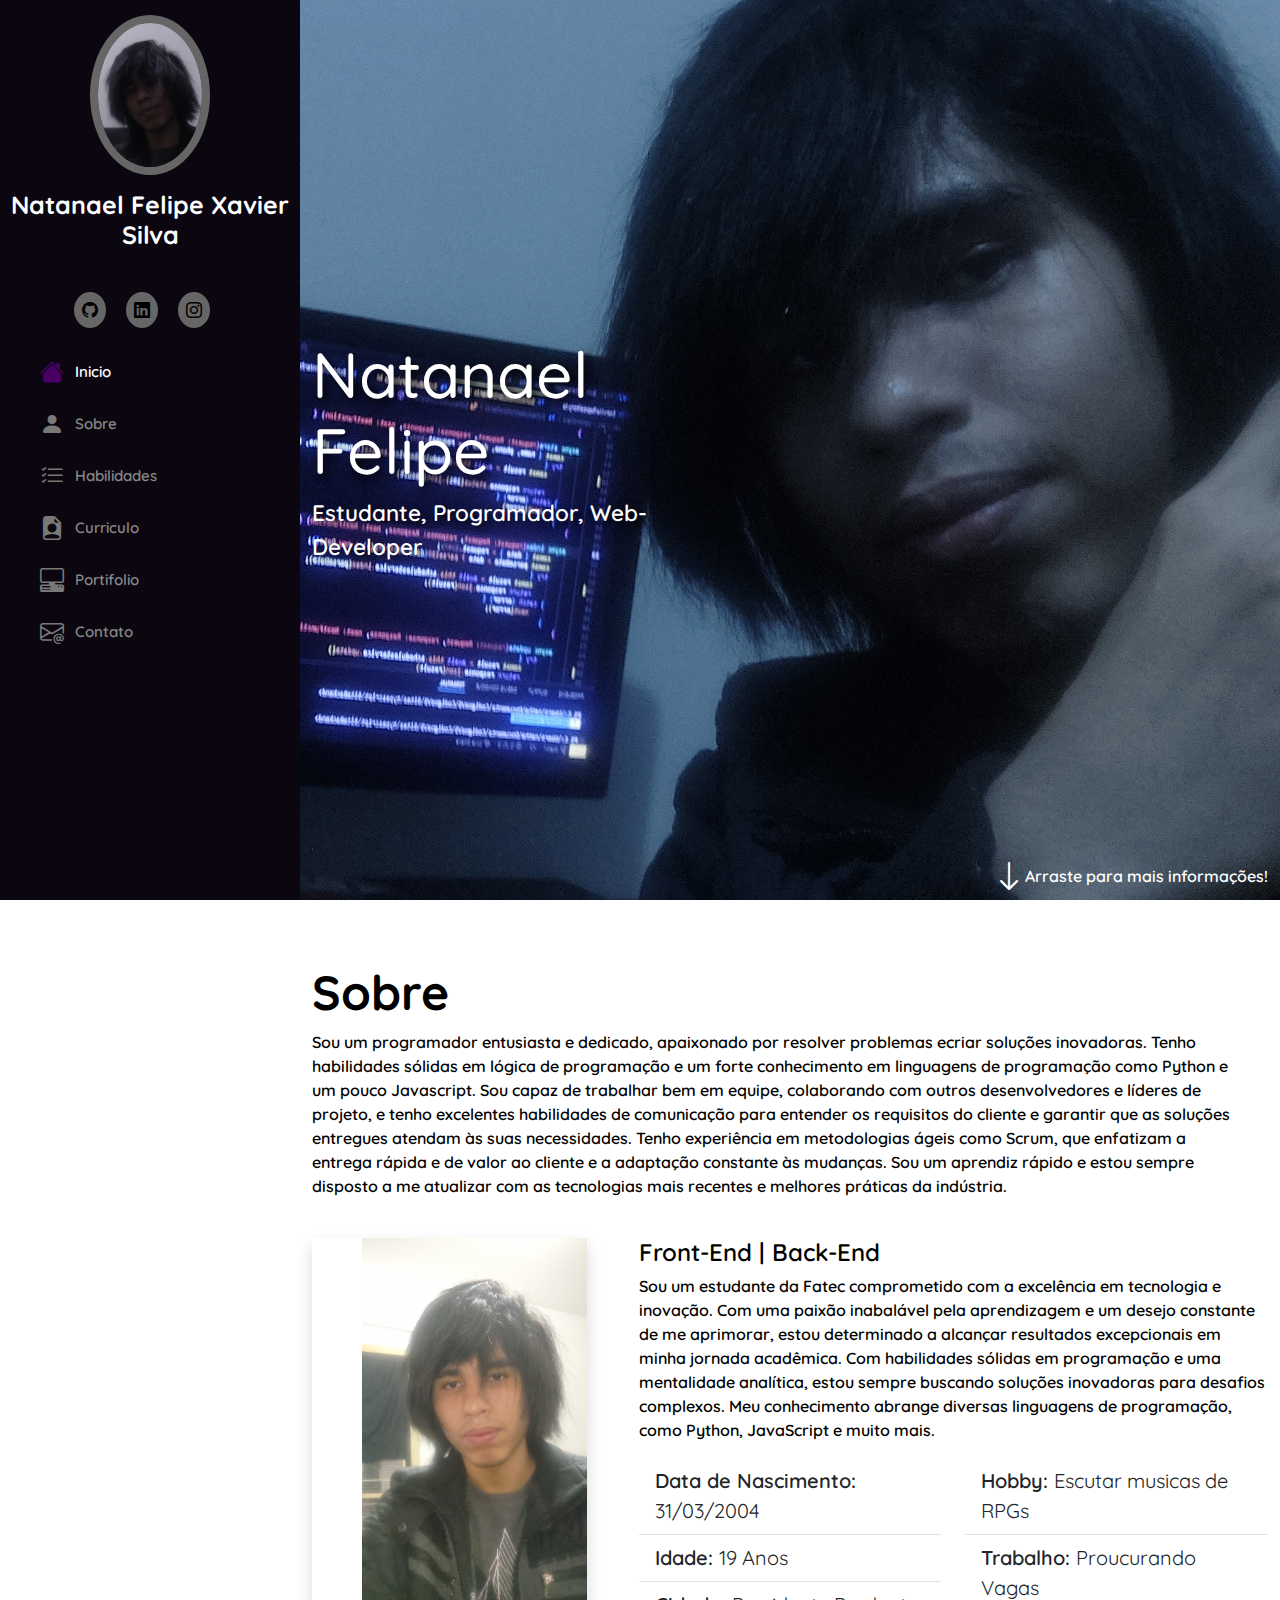
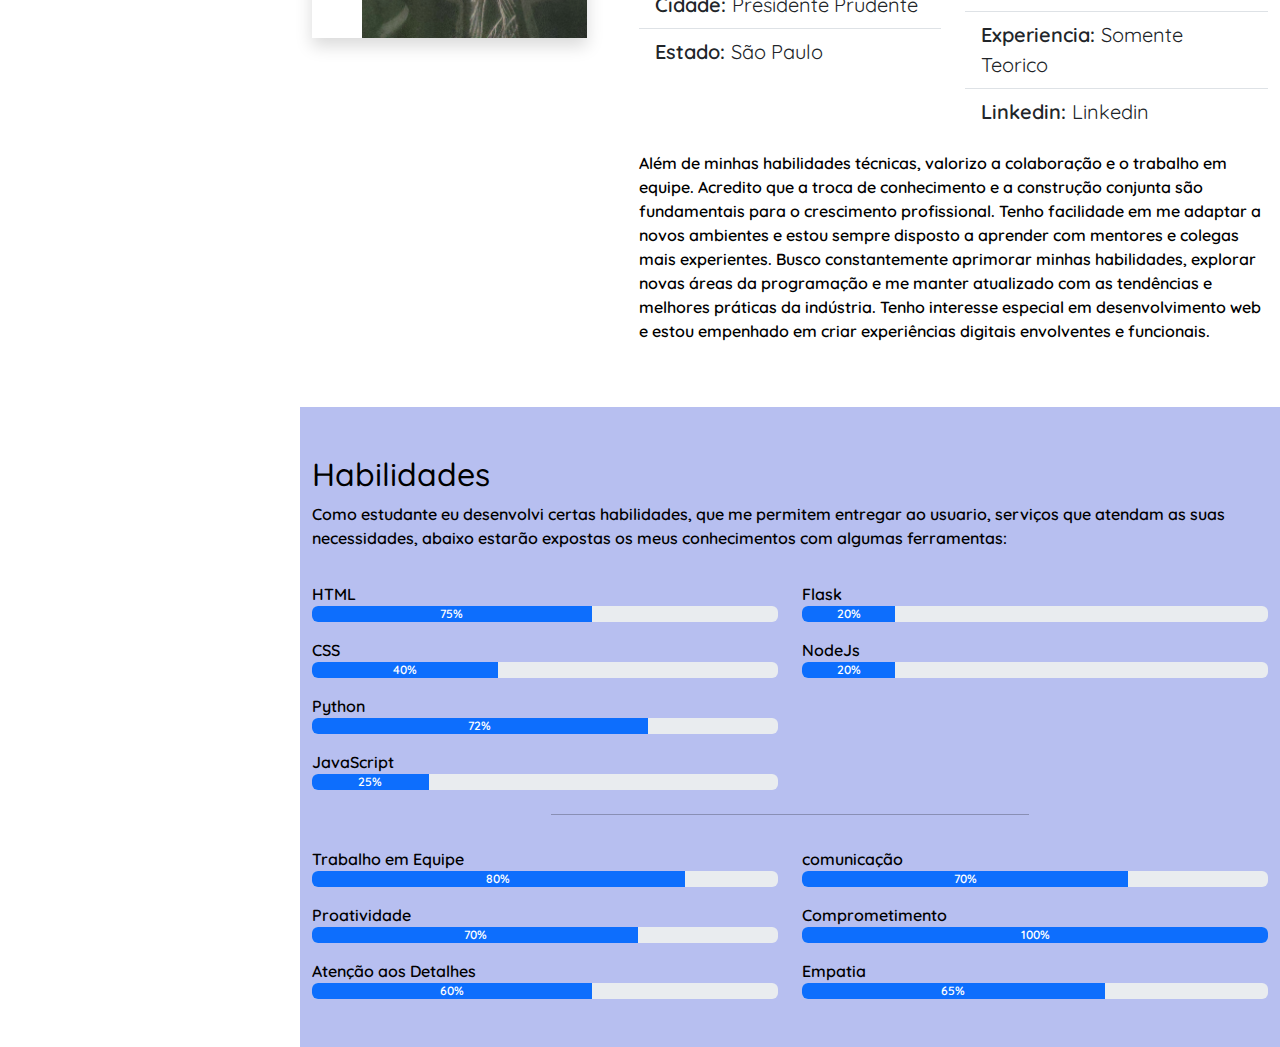
<file: templates/index.html>
<!DOCTYPE html>
<html lang="pt-br">

<head>
    <meta charset="UTF-8">
    <meta http-equiv="X-UA-Compatible" content="IE=edge">
    <meta name="viewport" content="width=device-width, initial-scale=1.0">

    <!-- links -->
    <link rel="stylesheet" href="../static/bootstrap/css/bootstrap.css">

    <link rel="stylesheet" href="../static/style.css">
    <link rel="icon" type="image/x-icon" href="../static/img/favicon.ico">

    <link rel="stylesheet" href="https://cdn.jsdelivr.net/npm/bootstrap-icons@1.10.5/font/bootstrap-icons.css">

    <title>Natanael</title>
</head>

<body>
    <i class="bi bi-list menu-mobile"></i>

    <aside id="header">
        <section class="profile">
            <img src="../static/img/fotoPerfilExibir.jpg" alt="Foto do Natanael">
            <h1 id="nome">Natanael Felipe Xavier Silva</h1>
            <div class="social-links mt-5 text-center">
                <a class="icone" href="https://github.com/Natsukie-7" target="_blank"><i class="bi bi-github"></i></a>
                <a class="icone" href="https://www.linkedin.com/in/natanael-felipe-776836192/" target="_blank"><i
                        class="bi bi-linkedin"></i></a>
                <a class="icone" href="https://www.instagram.com/_nathan17_v_/" target="_blank"><i
                        class="bi bi-instagram"></i></a>
            </div>
        </section>

        <nav id="navbar" class="nav-menu">
            <ul class="nav flex-column">
                <li class="nav-item">
                    <a class="nav-link active" aria-current="page" href="#inicio"><i
                            class="bi bi-house-fill"></i>Inicio</a>
                </li>

                <li class="nav-item">
                    <a class="nav-link" href="#sobre"><i class="bi bi-person-fill"></i>Sobre</a>
                </li>

                <li class="nav-item">
                    <a class="nav-link" href="#habilidades"><i class="bi bi-list-check"></i>Habilidades</a>
                </li>

                <li class="nav-item">
                    <a class="nav-link" aria-current="page" href="#"><i
                            class="bi bi-file-earmark-person-fill"></i>Curriculo</a>
                </li>

                <li class="nav-item">
                    <a class="nav-link" href="#"><i class="bi bi-pc-display-horizontal"></i>Portifolio</a>
                </li>

                <li class="nav-item">
                    <a class="nav-link" href="#"><i class="bi bi-envelope-at"></i>Contato</a>
                </li>

            </ul>
        </nav>
    </aside>

    <main id="main">
        <section id="inicio" class="row m-0 p-0">
            <div class="col-md-5 d-flex justify-content-center align-items-center flex-column">
                <h2 class="text-white text-shadow">Natanael Felipe</h2>
                <span id="subtitle" class="text-shadow text-white">Estudante, Programador, Web-Developer</span>
            </div>

            <div class="col-md-7 d-flex justify-content-end align-items-end flex-column">
                <div id="arraste" class="d-flex align-items-center">
                    <i class="bi bi-arrow-down text-white pe-6 fs-2"></i>
                    <a href="#sobre">Arraste para mais informações!</a>
                </div>
            </div>
        </section>

        <section class="container mt-5" id="sobre">
            <div class="row w-100">
                <div class="col md-12">
                    <h2 class="pt-3">Sobre</h2>
                    <p>Sou um programador entusiasta e dedicado, apaixonado por resolver problemas ecriar soluções
                        inovadoras. Tenho habilidades sólidas em lógica de programação e
                        um forte conhecimento em linguagens de programação como Python e um pouco
                        Javascript. Sou capaz de trabalhar bem em equipe, colaborando com outros
                        desenvolvedores e líderes de projeto, e tenho excelentes habilidades de
                        comunicação para entender os requisitos do cliente e garantir que as soluções
                        entregues atendam às suas necessidades. Tenho experiência em metodologias
                        ágeis como Scrum, que enfatizam a entrega rápida e de valor ao cliente e a
                        adaptação constante às mudanças. Sou um aprendiz rápido e estou sempre
                        disposto a me atualizar com as tecnologias mais recentes e melhores práticas da
                        indústria.</p>
                </div>
            </div>

            <div class="row mt-4">
                <div class="col-md-4">
                    <img class="img-fluid shadow" src="../static/img/fotoPerfil2.jpg" alt="">
                </div>


                <div class="col-md-8">
                    <h3>Front-End | Back-End</h3>
                    <p>Sou um estudante da Fatec comprometido com a excelência em tecnologia e inovação. Com uma paixão
                        inabalável pela aprendizagem e um desejo constante de me aprimorar, estou determinado a alcançar
                        resultados excepcionais em minha jornada acadêmica.

                        Com habilidades sólidas em programação e uma mentalidade analítica, estou sempre buscando
                        soluções inovadoras para desafios complexos. Meu conhecimento abrange diversas linguagens de
                        programação, como Python, JavaScript e muito mais.</p>

                    <div class="row fs-5 mt-3 mb-3">
                        <div class="col-md-6">
                            <ul class="list-group list-group-flush">
                                <li class="list-group-item">
                                    Data de Nascimento: <span class="fw-lighter">31/03/2004</span>
                                </li>

                                <li class="list-group-item">
                                    Idade: <span class="fw-lighter">19 Anos</span>
                                </li>

                                <li class="list-group-item">
                                    Cidade: <span class="fw-lighter">Presidente Prudente</span>
                                </li>

                                <li class="list-group-item">
                                    Estado: <span class="fw-lighter">São Paulo</span>
                                </li>
                            </ul>
                        </div>

                        <div class="col-md-6">
                            <ul class="list-group list-group-flush">
                                <li class="list-group-item">
                                    Hobby: <span class="fw-lighter">Escutar musicas de RPGs</span>
                                </li>

                                <li class="list-group-item">
                                    Trabalho: <span class="fw-lighter">Proucurando Vagas</span>
                                </li>

                                <li class="list-group-item">
                                    Experiencia: <span class="fw-lighter">Somente Teorico</span>
                                </li>

                                <li class="list-group-item">
                                    Linkedin: <a href="https://www.linkedin.com/in/natanael-felipe-776836192/"
                                        target="_blank" class="fw-lighter text-decoration-none link-dark">
                                        Linkedin
                                    </a>
                                </li>
                            </ul>
                        </div>
                    </div>

                    <p>Além de minhas habilidades técnicas, valorizo a colaboração e o trabalho em equipe. Acredito que
                        a troca de conhecimento e a construção conjunta são fundamentais para o crescimento
                        profissional. Tenho facilidade em me adaptar a novos ambientes e estou sempre disposto a
                        aprender com mentores e colegas mais experientes.

                        Busco constantemente aprimorar minhas habilidades, explorar novas áreas da programação e me
                        manter atualizado com as tendências e melhores práticas da indústria. Tenho interesse especial
                        em desenvolvimento web e estou empenhado em criar experiências digitais envolventes e
                        funcionais.</p>
                </div>
            </div>
        </section>

        <section class="mt-5 section-bg" id="habilidades">
            <div class="container pb-5">
                <h2 class="pt-5">Habilidades</h2>
                <p>Como estudante eu desenvolvi certas habilidades, que me permitem entregar ao usuario, serviços que
                    atendam as suas necessidades, abaixo estarão expostas os meus conhecimentos com algumas ferramentas:
                </p>

                <div class="row">
                    <div class="col-md-6">
                        <p class="mt-3 mb-0">HTML</p>
                        <div class="progress" role="progressbar" aria-label="Example with label" aria-valuenow="60"
                            aria-valuemin="0" aria-valuemax="100">
                            <div class="progress-bar" style="width: 60%">75%</div>
                        </div>
                        <p class="mt-3 mb-0">CSS</p>
                        <div class="progress" role="progressbar" aria-label="Example with label" aria-valuenow="40"
                            aria-valuemin="0" aria-valuemax="100">
                            <div class="progress-bar" style="width: 40%">40%</div>
                        </div>
                        <p class="mt-3 mb-0">Python</p>
                        <div class="progress" role="progressbar" aria-label="Example with label" aria-valuenow="72"
                            aria-valuemin="0" aria-valuemax="100">
                            <div class="progress-bar" style="width: 72%">72%</div>
                        </div>
                        <p class="mt-3 mb-0">JavaScript</p>
                        <div class="progress" role="progressbar" aria-label="Example with label" aria-valuenow="25"
                            aria-valuemin="0" aria-valuemax="100">
                            <div class="progress-bar" style="width: 25%">25%</div>
                        </div>
                    </div>

                    <div class="col-md-6">
                        <p class="mt-3 mb-0">Flask</p>
                        <div class="progress" role="progressbar" aria-label="Example with label" aria-valuenow="20"
                            aria-valuemin="0" aria-valuemax="100">
                            <div class="progress-bar" style="width: 20%">20%</div>
                        </div>

                        <p class="mt-3 mb-0">NodeJs</p>
                        <div class="progress" role="progressbar" aria-label="Example with label" aria-valuenow="20"
                            aria-valuemin="0" aria-valuemax="100">
                            <div class="progress-bar" style="width: 20%">20%</div>
                        </div>
                    </div>
                </div>
                <hr class="w-50 mt-4 me-auto ms-auto">
                <div class="row">
                    <div class="col-md-6">
                        <p class="mt-3 mb-0">Trabalho em Equipe</p>
                        <div class="progress" role="progressbar" aria-label="Example with label" aria-valuenow="80"
                            aria-valuemin="0" aria-valuemax="100">
                            <div class="progress-bar" style="width: 80%">80%</div>
                        </div>

                        <p class="mt-3 mb-0">Proatividade</p>
                        <div class="progress" role="progressbar" aria-label="Example with label" aria-valuenow="70"
                            aria-valuemin="0" aria-valuemax="100">
                            <div class="progress-bar" style="width: 70%">70%</div>
                        </div>

                        <p class="mt-3 mb-0">Atenção aos Detalhes</p>
                        <div class="progress" role="progressbar" aria-label="Example with label" aria-valuenow="60"
                            aria-valuemin="0" aria-valuemax="100">
                            <div class="progress-bar" style="width: 60%">60%</div>
                        </div>
                    </div>
                    <div class="col-md-6">
                        <p class="mt-3 mb-0">comunicação</p>
                        <div class="progress" role="progressbar" aria-label="Example with label" aria-valuenow="70"
                            aria-valuemin="0" aria-valuemax="100">
                            <div class="progress-bar" style="width: 70%">70%</div>
                        </div>

                        <p class="mt-3 mb-0">Comprometimento</p>
                        <div class="progress" role="progressbar" aria-label="Example with label" aria-valuenow="100"
                            aria-valuemin="0" aria-valuemax="100">
                            <div class="progress-bar" style="width: 100%">100%</div>
                        </div>

                        <p class="mt-3 mb-0">Empatia</p>
                        <div class="progress" role="progressbar" aria-label="Example with label" aria-valuenow="65"
                            aria-valuemin="0" aria-valuemax="100">
                            <div class="progress-bar" style="width: 65%">65%</div>
                        </div>
                    </div>
                </div>
            </div>
        </section>

    </main>


    <!-- scripts -->
    <script src="../static/bootstrap/js/bootstrap.bundle.min.js.map"></script>
    <script src="../static/script.js"></script>
</body>

</html>
</file>
<file: static/style.css>
/* fontes */
@import url('https://fonts.googleapis.com/css2?family=Quicksand&display=swap');

/* Variaveis */
:root {
    /* cores */
    --cor-do-texto: rgb(0, 0, 0);
    --cor-do-background-header: rgb(11, 6, 15);
    --cor-bordas: rgb(102, 102, 102);
    --cor-branca: #fff;

    /* distancia */
    --distancia-do-main-header: 300px;
}

/* Formatação da pagina */
html,
body {
    font-family: Quicksand, Arial, Helvetica, sans-serif;
    font-weight: 600;
    color: var(--cor-do-texto);

    width: 100%;
    height: 100%;
}

/* Header */
#header {
    position: fixed;
    top: 0;
    left: 0;
    bottom: 0;
    width: var(--distancia-do-main-header);

    background: var(--cor-do-background-header);
    transition: all ease-in-out 0.6s;
    z-index: 8001;
}

#header .profile img {
    margin: 15px auto;
    display: block;
    width: 120px;
    border: 8px solid var(--cor-bordas);
    border-radius: 50%;
}

#header .profile h1 {
    font-size: 25px;
    margin: 0;
    padding: 0;
    font-weight: 700;
    text-align: center;
    color: var(--cor-branca);
}

#header .profile .social-links a {
    font-size: 1rem;
    background: var(--cor-bordas);
    color: var(--cor-do-texto);
    padding: 0.5rem;
    margin-right: 1rem;
    border-radius: 50%;
    transition: 0.2s;
    text-decoration: none;
}


#header .profile .social-links .icone:hover {
    background: var(--cor-branca);
    color: rgb(11, 6, 15);
}

/* nav-menu */
.nav-menu {
    padding: 1.5rem;
}

.nav-menu a,
.nav-menu a:focus {
    display: flex;
    align-items: center;
    color: rgb(136, 136, 136);
    transition: 0.3s;
    font-size: 15px;
}

.nav-menu a i,
.nav-menu a:focus i {
    font-size: 24px;
    padding-right: 0.7rem;
    color: rgb(121, 121, 121);
}

.nav-menu a:hover,
.nav-menu .active,
.nav-menu .active:focus,
.nav-menu li:hover > a {
    text-decoration: none;
    color: var(--cor-branca);
}

.nav-menu a:hover i,
.nav-menu .active i,
.nav-menu .active:focus i,
.nav-menu li:hover > i {
    color: rgb(72, 0, 100);
}

/* Aba Principal */

#main {
    margin-left: var(--distancia-do-main-header);
    transition: all ease-out 1s;
}

section#inicio {
    background-image: url(img/banner2.jpg);
    background-repeat: no-repeat;
    background-size: cover;
    background-attachment: fixed;
    background-position: center;
    
    width: 100%;
    height: 100vh;
}

section#inicio h2 {
    font-size: 4rem;
}

section#inicio span#subtitle {
    margin-right: 2rem;
    font-size: 1.4rem;
}

.text-shadow {
    text-shadow: 4px 4px 10px #000000;
}


section#inicio div#arraste a {
    text-decoration: none;
    color: var(--cor-branca);
}

i.menu-mobile {
    position: fixed;
    color: #fff;
    background-color: #632bff;
    right: 1rem;
    top: 1rem;
    font-size: 2.5rem;
    border-radius: 4rem;
    cursor: pointer;
    z-index: 100;
    width: 45px;
    height: 45px;
    display: none;
    justify-content: center;
    align-items: center;
    transition: 0.2s; 
}

.menu-nav-active {
    overflow: hidden;
}

.menu-nav-active #header {
    left: 0;
}

@media (max-width: 900px) {
    #header{
        left: -300px;
    } 

    i.menu-mobile {
        display: flex;
    }

    section#inicio h2 {
        font-size: 3rem;
    }

    section#inicio span#subtitle {
        margin-right: 0;
        font-size: 1rem;
    }

    #main {
        margin-left: 0;
    }

}

/* Sobre */
section#sobre h2{
    font-size: 3rem;
    font-weight: 900;
}

.img-fluid {
    height: 400px; /* Defina a altura desejada */
    object-fit: cover; /* Redimensiona a imagem para preencher o espaço definido */
    object-position: center top; /* Define a posição de visualização da imagem */
    padding-left: 50px;
  }

section#sobre h3 {
    font-size: 1.5rem;
    font-weight: 600;
}

/* Barra de Scroll Lateral */
::-webkit-scrollbar {
    width: 8px;
}

::-webkit-scrollbar-track {
    width: 10px;
    box-shadow: inset 0 0 .6rem #000000;
    background-color: #fff;
}

::-webkit-scrollbar-thumb {
    background-color: #000000;
    border-radius: 10px;
}

/* Habilidades */

section.section-bg {
    background-color: #b7bff0;
}
</file>
